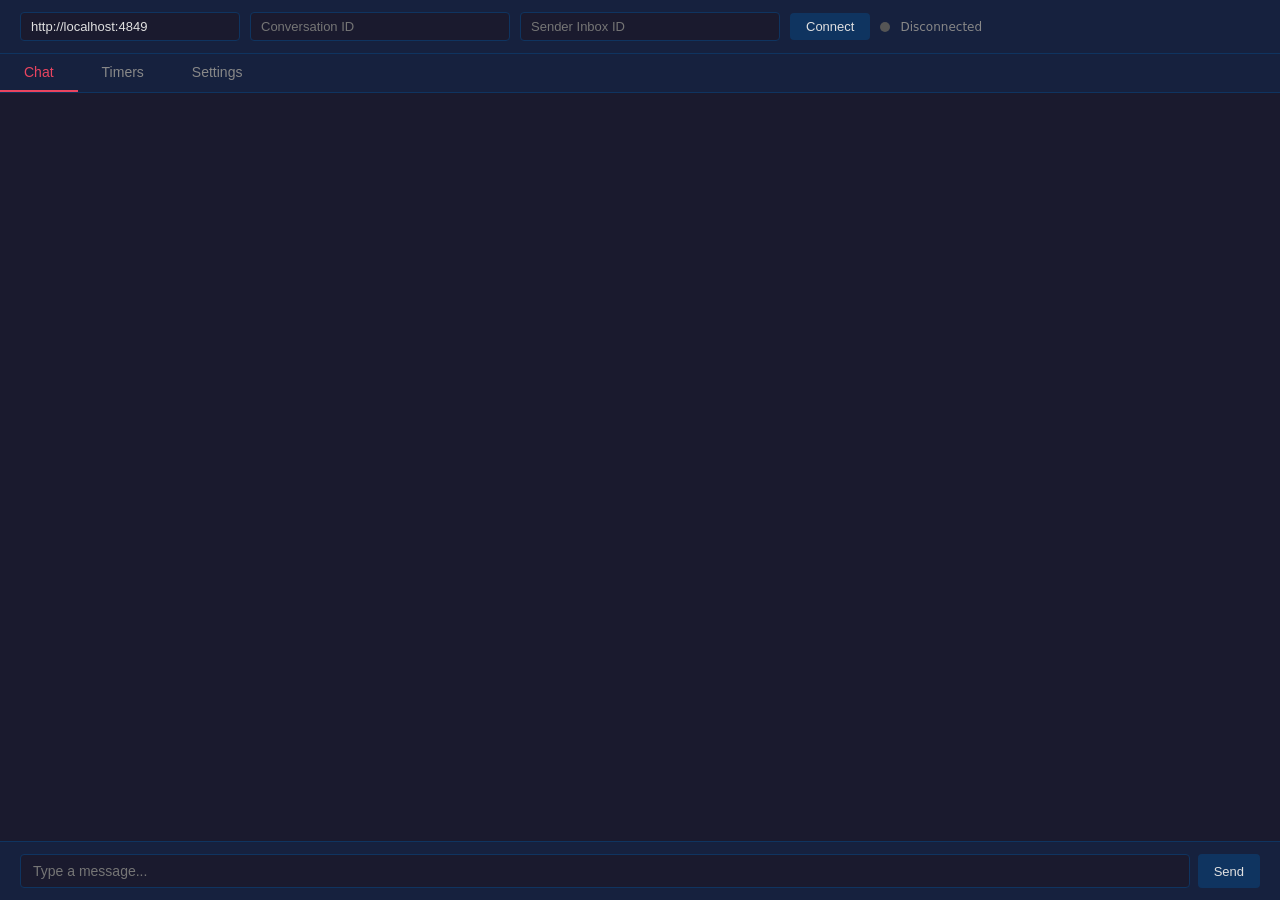
<file: ui/index.html>
<!DOCTYPE html>
<html lang="en">
<head>
  <meta charset="UTF-8">
  <meta name="viewport" content="width=device-width, initial-scale=1.0">
  <title>gpette</title>
  <link rel="stylesheet" href="css/styles.css">
</head>
<body>

  <!-- Connection panel -->
  <div class="connection-panel">
    <input id="serverUrl" type="text" placeholder="Server URL" value="http://localhost:4849">
    <input id="conversationId" type="text" placeholder="Conversation ID" value="">
    <input id="senderInboxId" type="text" placeholder="Sender Inbox ID" value="">
    <button class="btn" id="connectBtn" onclick="toggleConnection()">Connect</button>
    <div class="status-dot" id="statusDot"></div>
    <span class="status-text" id="statusText">Disconnected</span>
  </div>

  <!-- Auth banner -->
  <div class="auth-banner" id="authBanner">
    Inbox not let in yet. With the password gate, send the password (<code>[gate] password</code> in gpette.toml) first.
  </div>

  <!-- Tabs -->
  <div class="tabs">
    <button class="tab-btn active" onclick="switchTab('chat')">Chat</button>
    <button class="tab-btn" onclick="switchTab('timers')">Timers</button>
    <button class="tab-btn" onclick="switchTab('settings')">Settings</button>
  </div>

  <!-- Chat tab -->
  <div class="tab-content active" id="tab-chat">
    <div class="messages" id="messages"></div>
    <div class="input-bar">
      <input id="msgInput" type="text" placeholder="Type a message..." onkeydown="if(event.key==='Enter')sendMessage()">
      <button class="btn" onclick="sendMessage()">Send</button>
    </div>
  </div>

  <!-- Timers tab -->
  <div class="tab-content" id="tab-timers">
    <div class="timers-panel">
      <div class="timers-header">
        <h2>Active Timers</h2>
        <button class="btn btn-small" onclick="loadTimers()">Refresh</button>
      </div>
      <div class="timers-list" id="timersList">
        <p class="timers-empty">Connect to a conversation to see timers.</p>
      </div>
    </div>
  </div>

  <!-- Settings tab -->
  <div class="tab-content" id="tab-settings">
    <div class="settings-panel">
      <h2>Runtime Configuration</h2>
      <div class="settings-grid" id="settingsGrid">
        <!-- populated by JS -->
      </div>
      <div class="settings-footer">
        <button class="btn" onclick="saveSettings()">Save</button>
        <span class="save-status" id="saveStatus"></span>
      </div>
      <p class="settings-note">Settings are saved to config_overrides.json in the data folder and persist across restarts.</p>
    </div>
  </div>

  <script src="https://cdn.socket.io/4.7.5/socket.io.min.js"></script>
  <script src="js/app.js"></script>
</body>
</html>
</file>
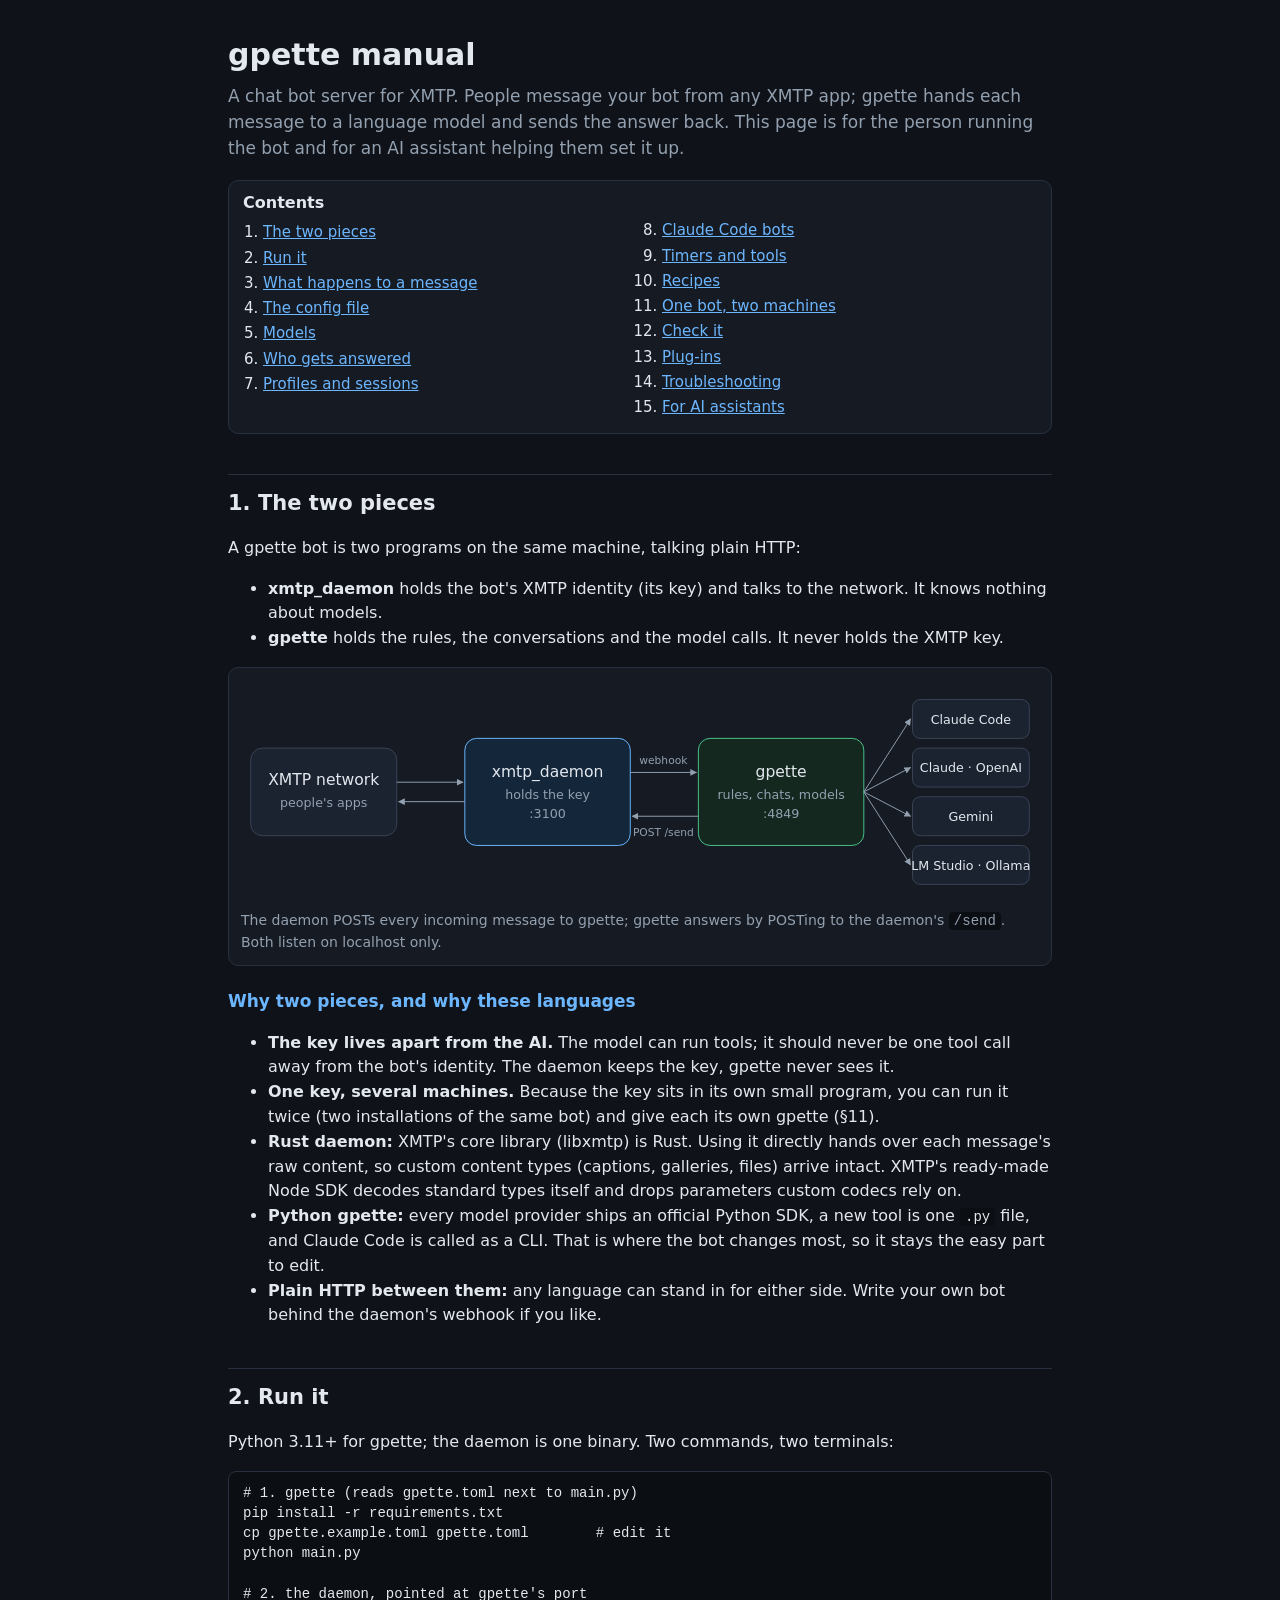
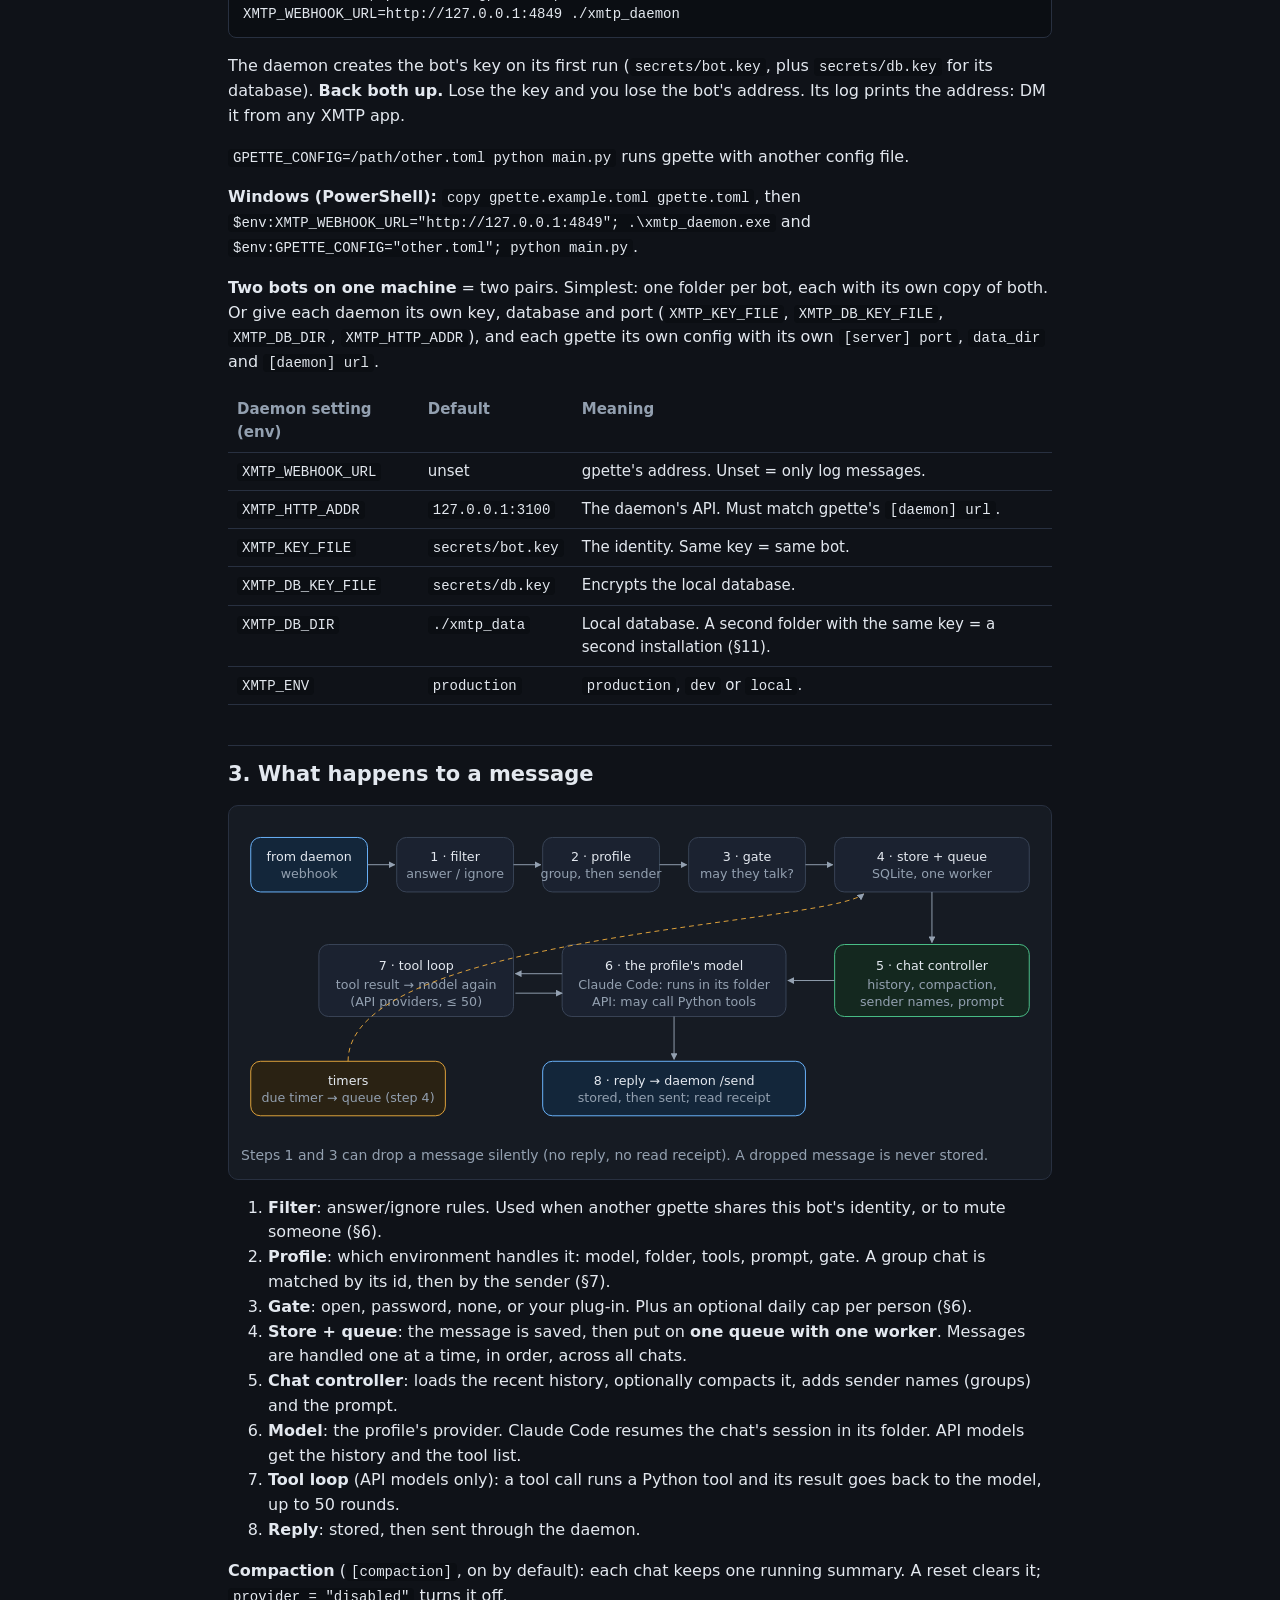
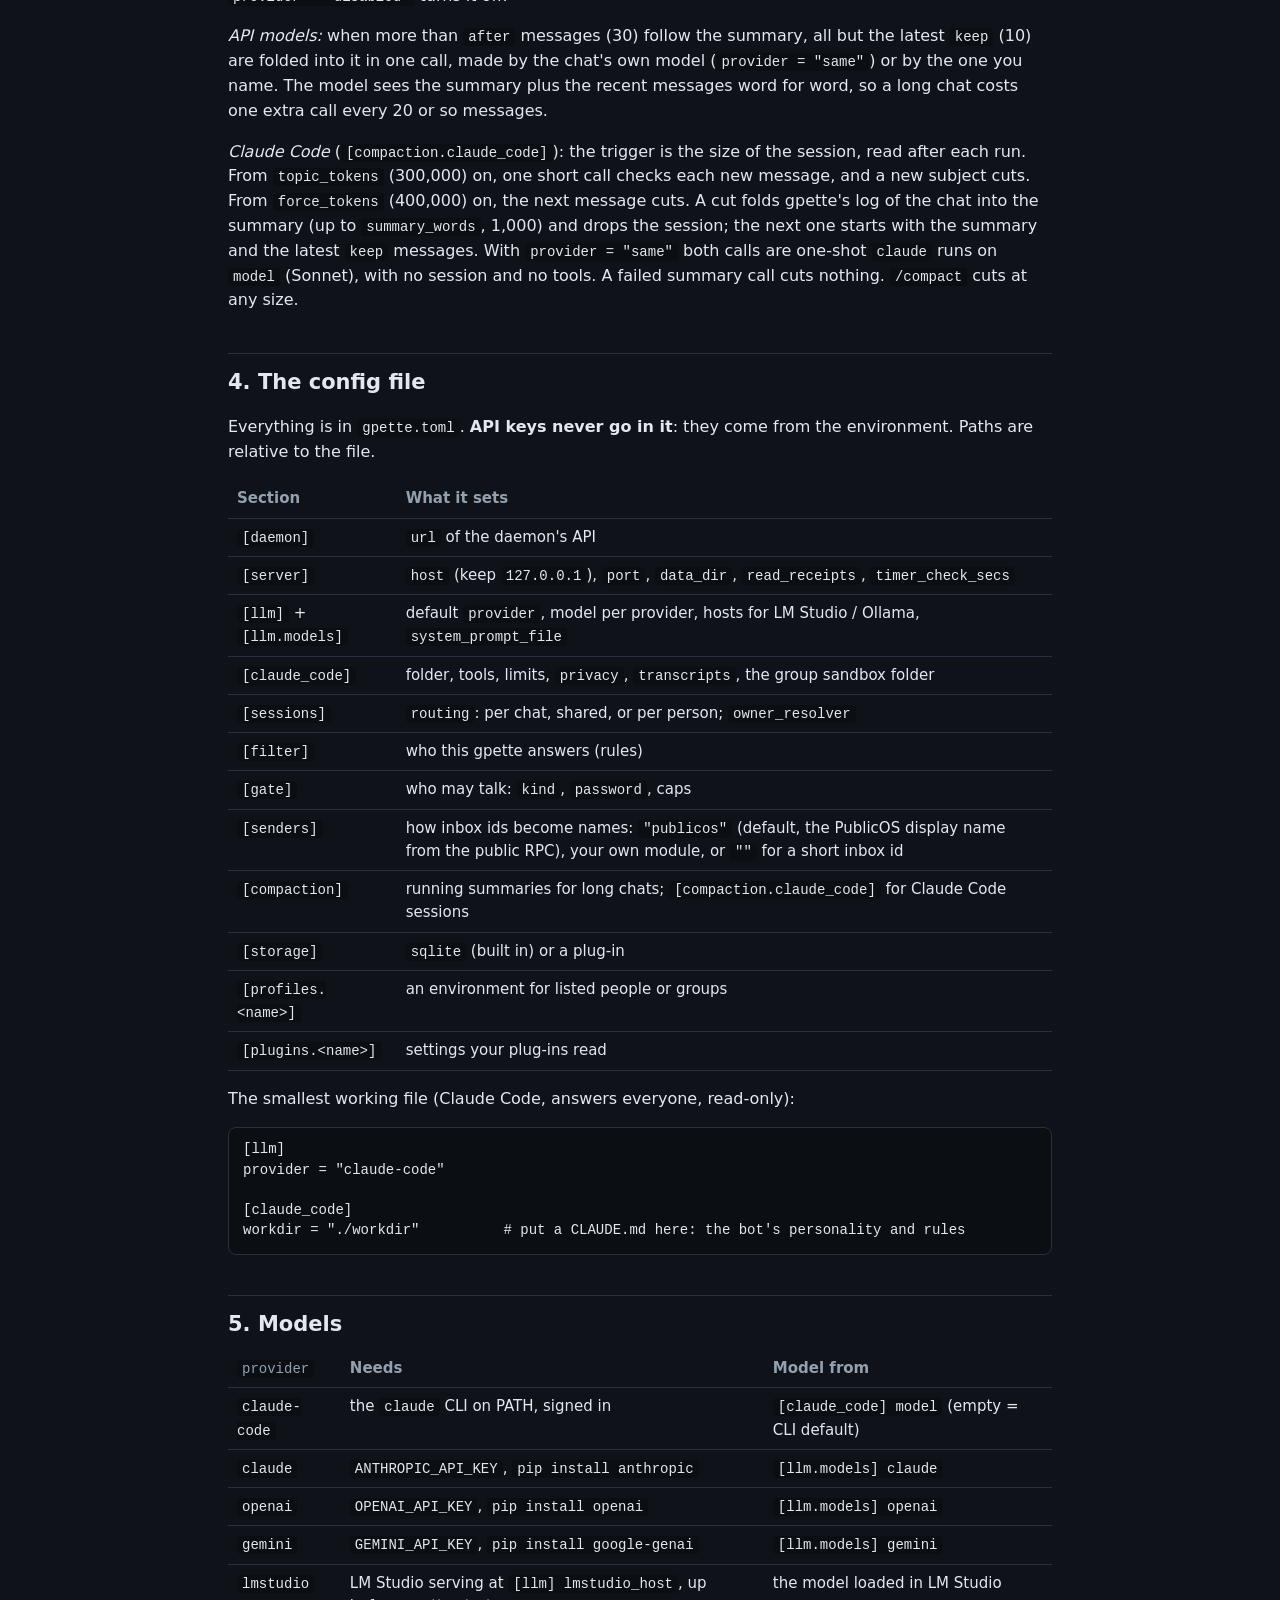
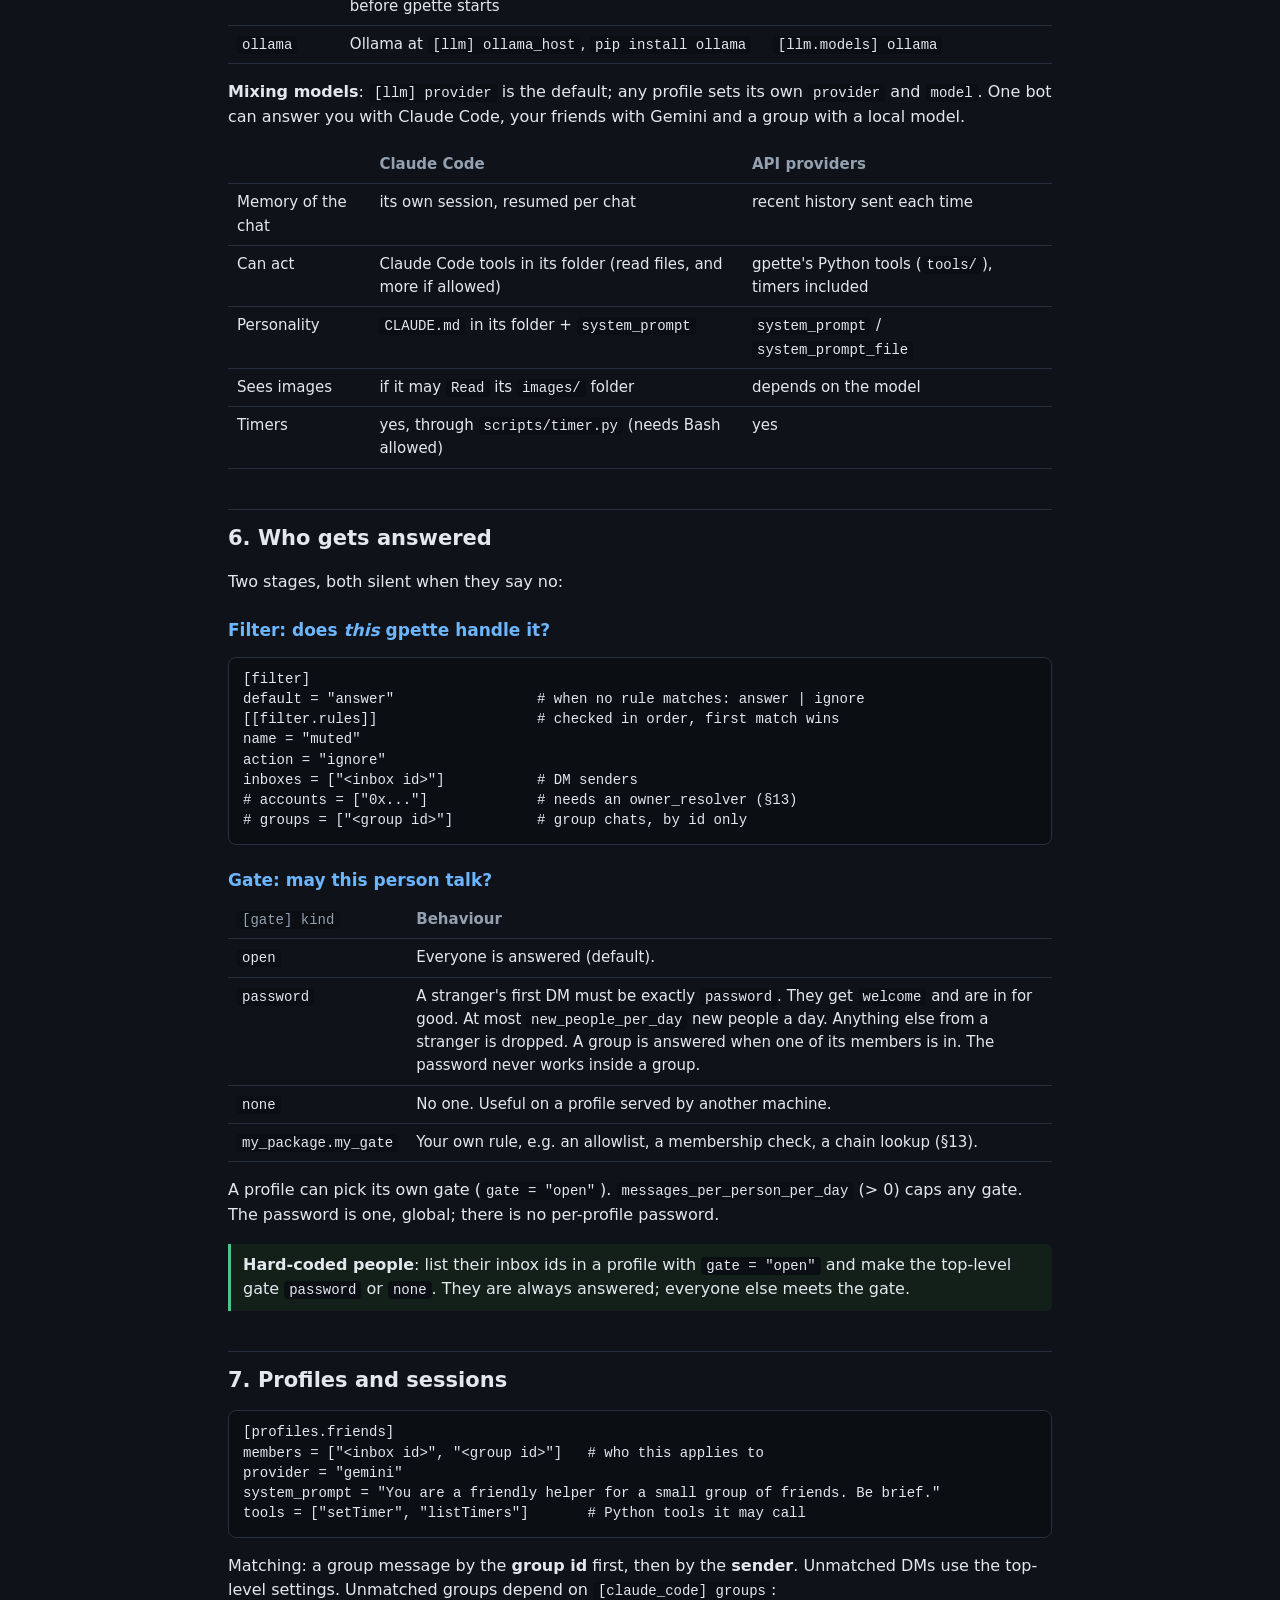
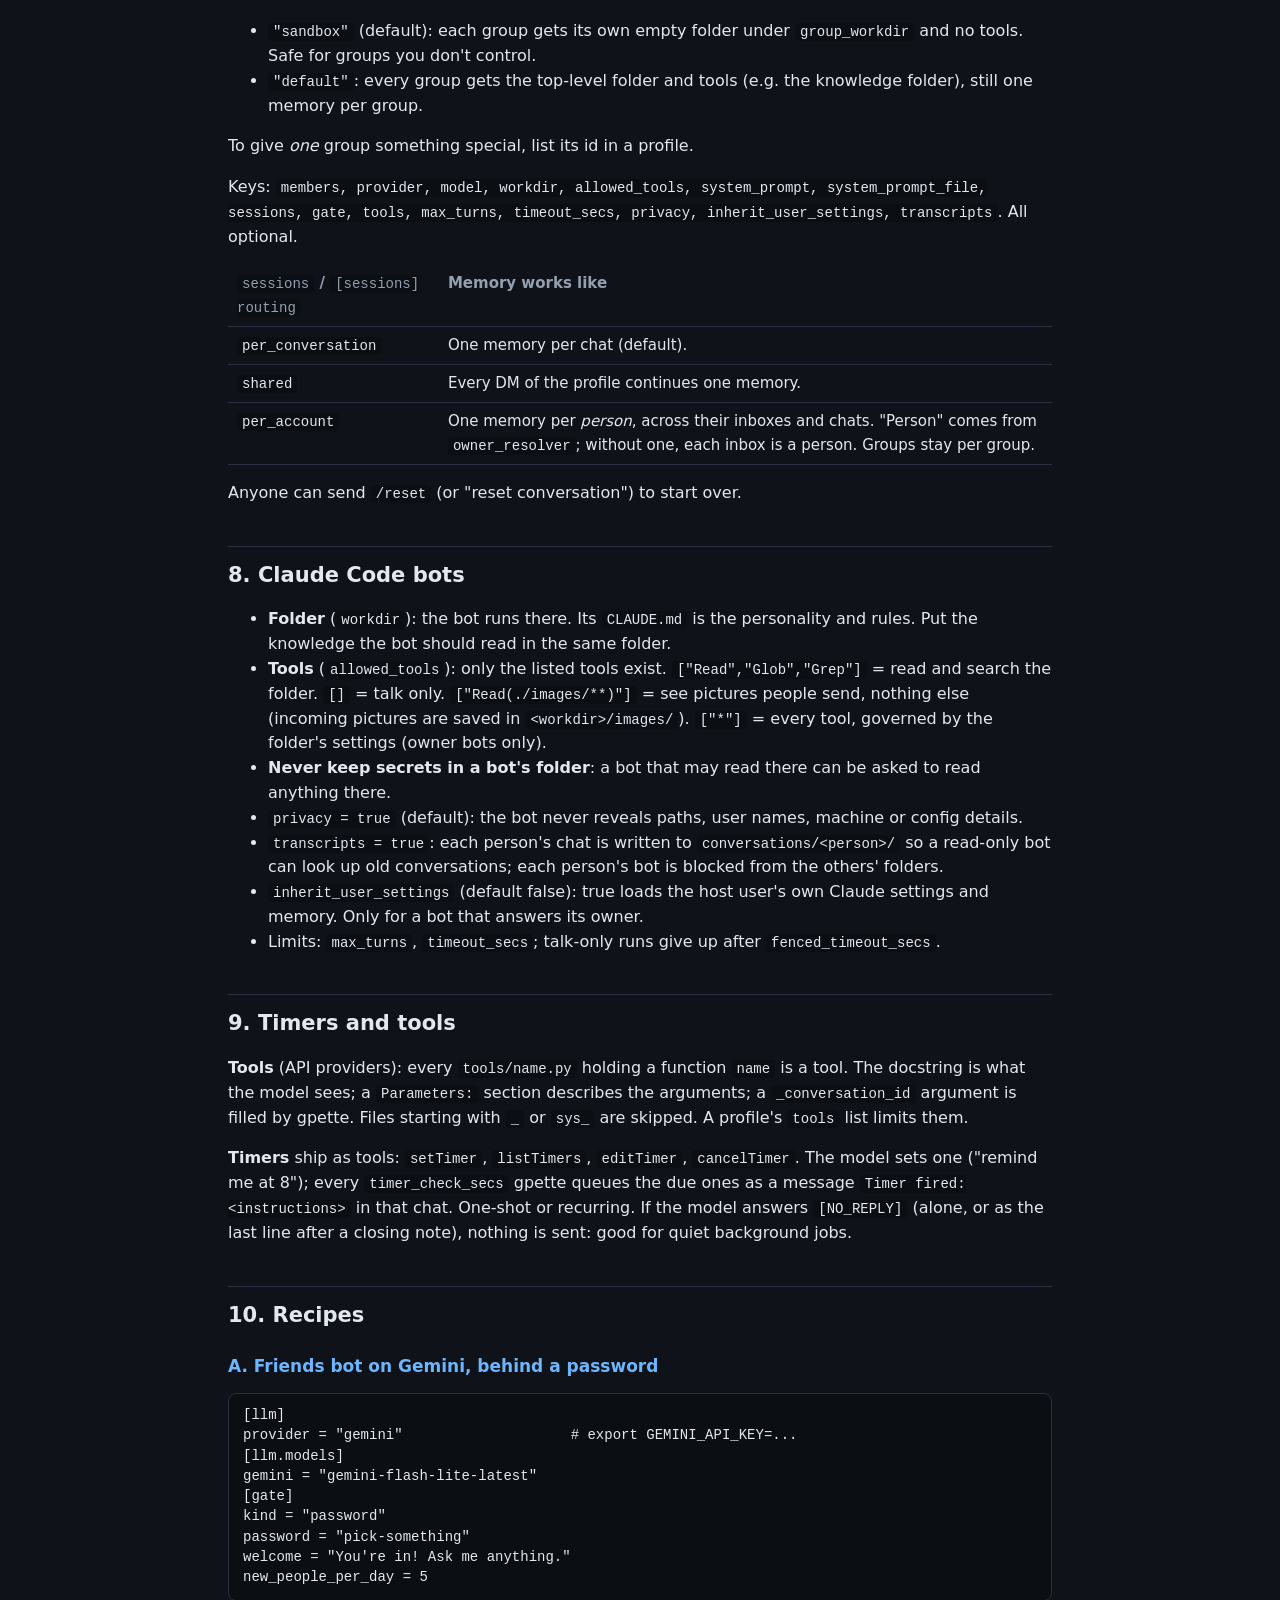
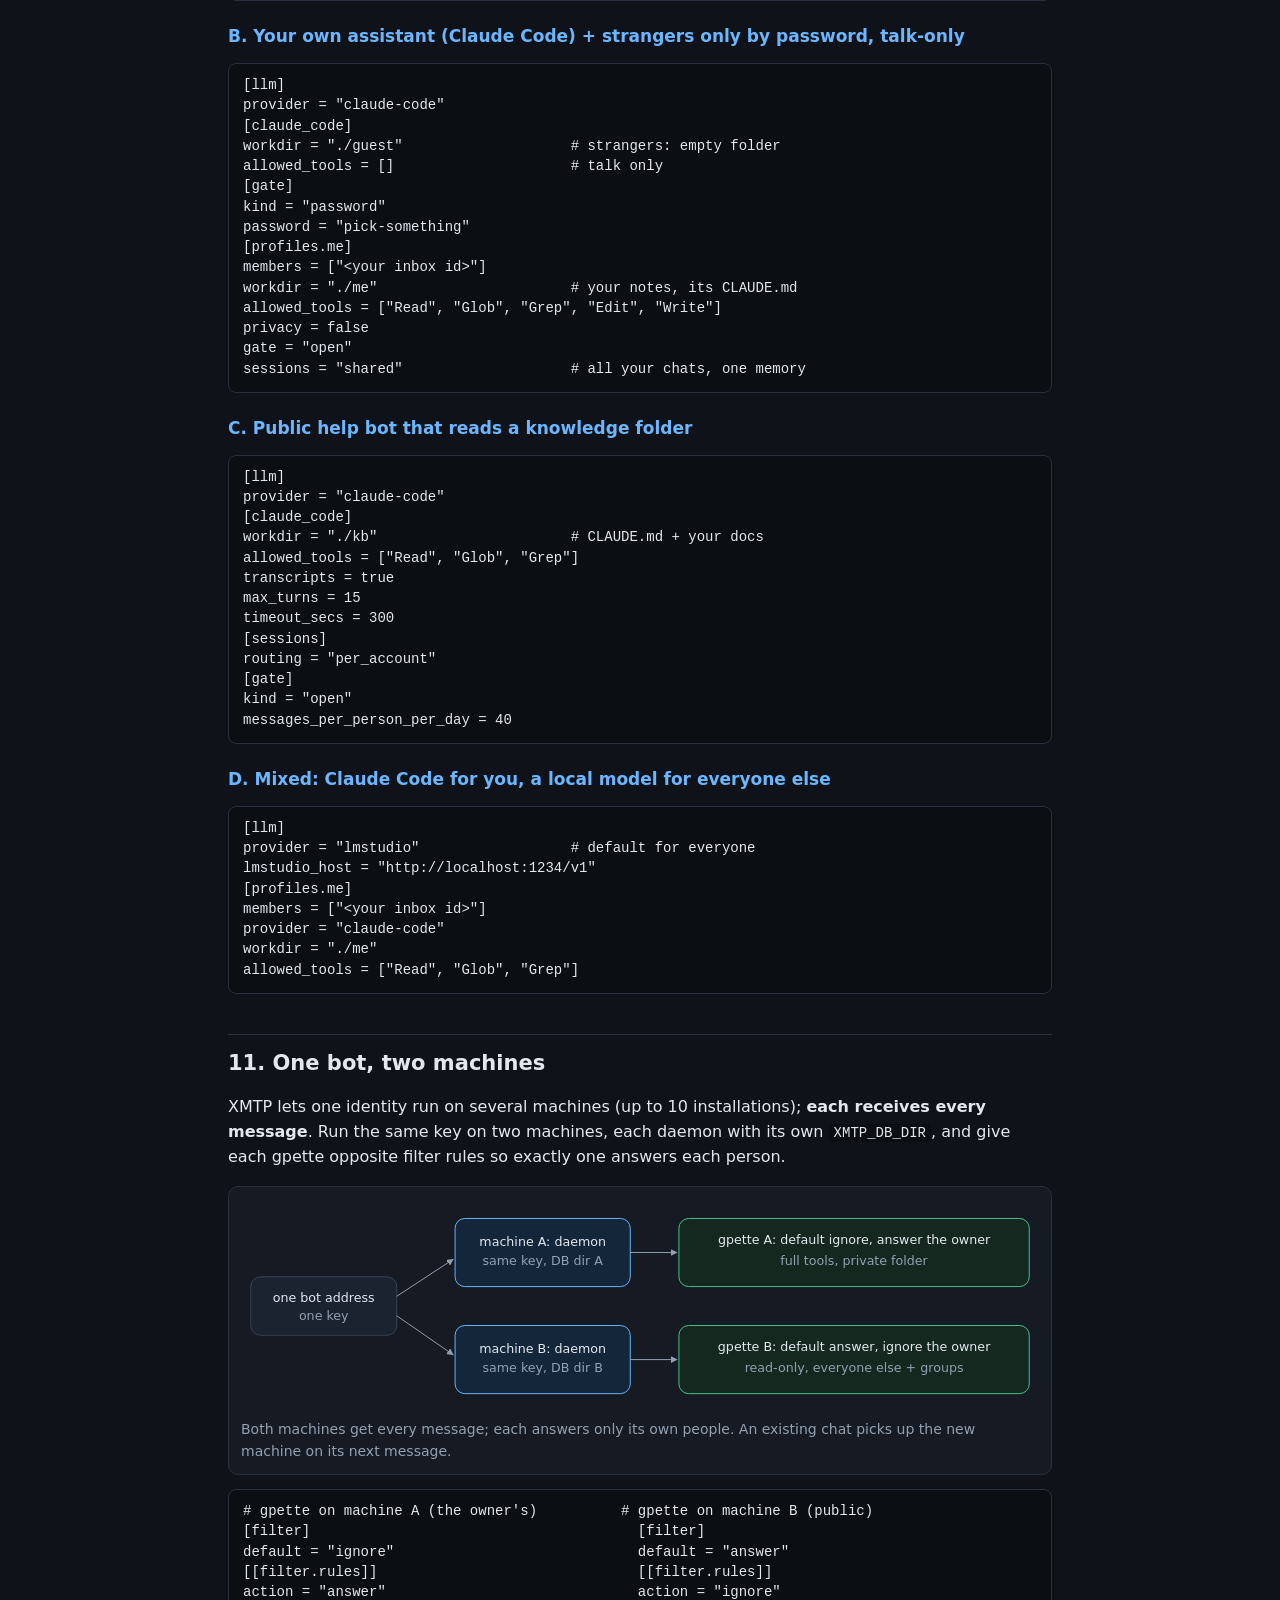
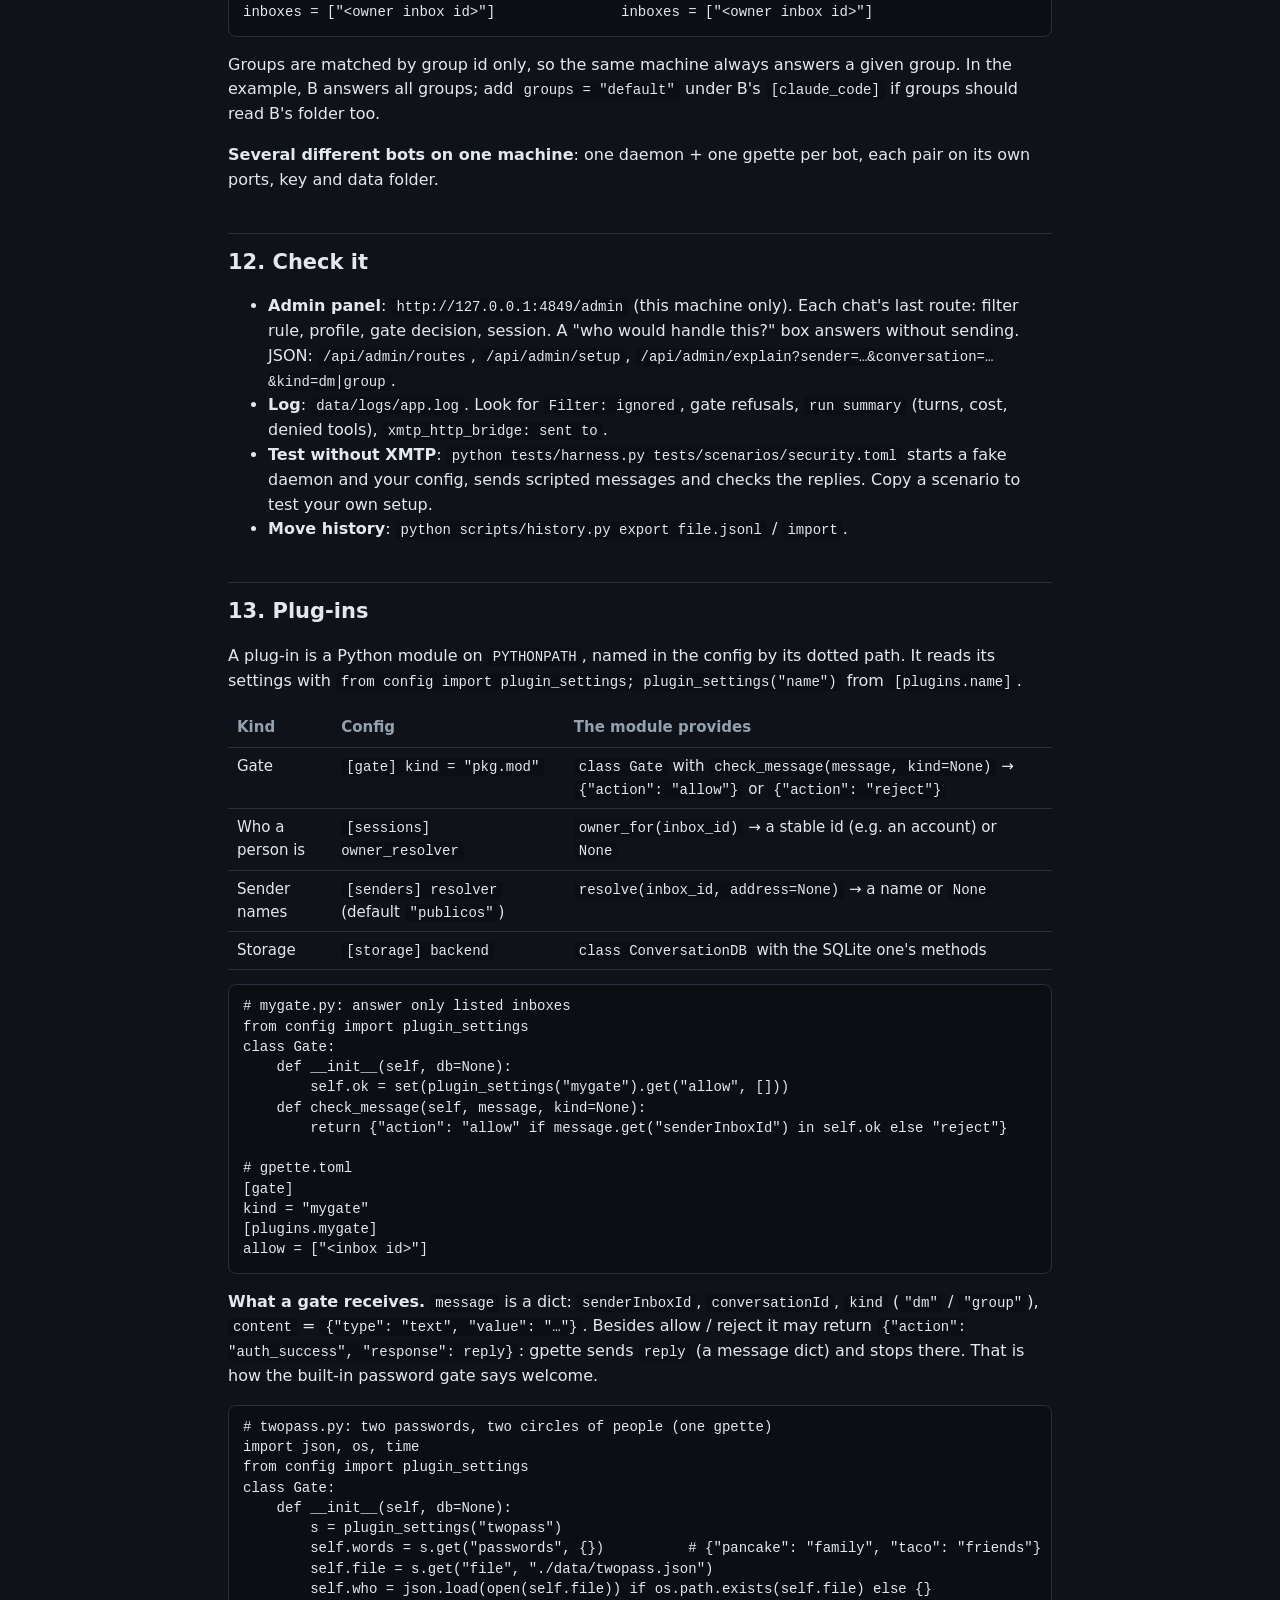
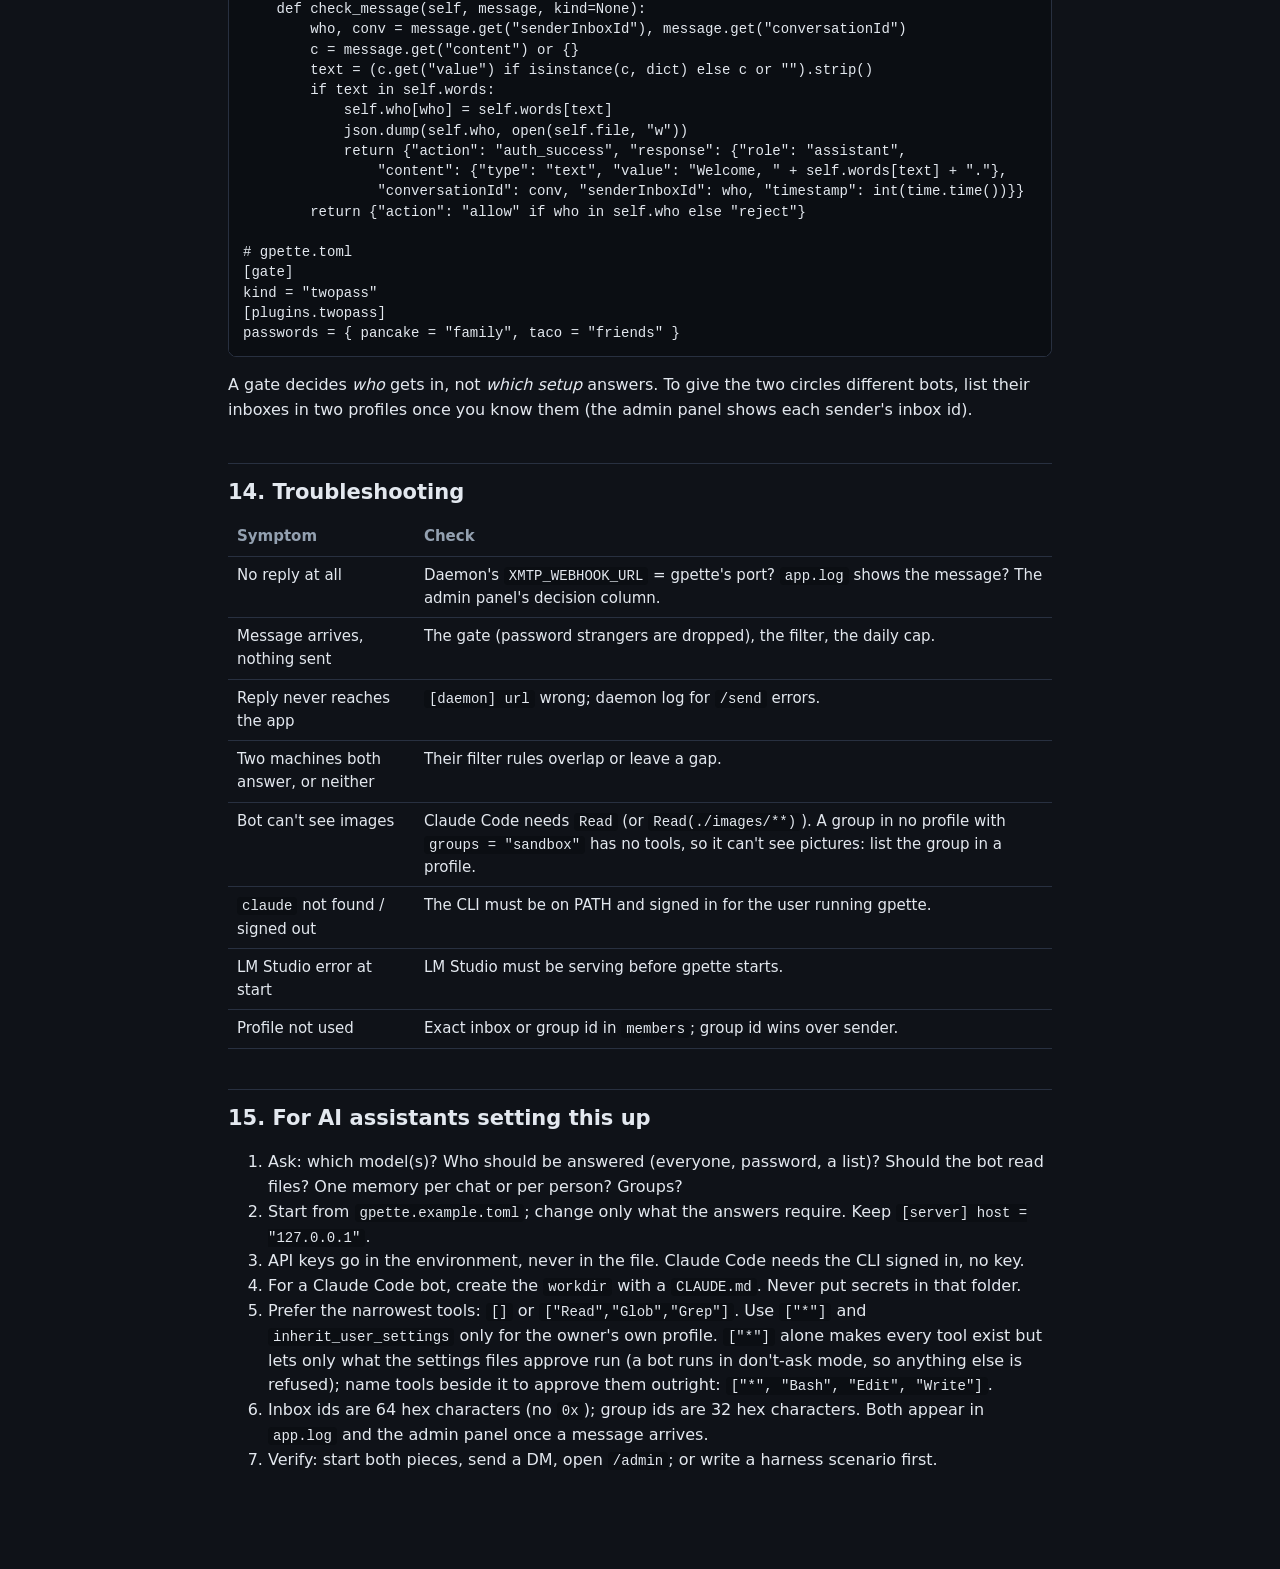
<file: docs/manual.html>
<!doctype html>
<html lang="en">
<head>
<meta charset="utf-8">
<meta name="viewport" content="width=device-width, initial-scale=1">
<title>gpette manual</title>
<style>
  :root { --bg:#0f1218; --panel:#161b23; --line:#283040; --text:#e3e8ef; --dim:#93a0b0; --acc:#6cb6ff; --ok:#4cc38a; --warn:#e3a53c; --code:#0b0e13; }
  * { box-sizing: border-box; }
  body { margin:0; background:var(--bg); color:var(--text); font:16px/1.55 system-ui,-apple-system,"Segoe UI",sans-serif; }
  main { max-width: 860px; margin: 0 auto; padding: 24px 18px 80px; }
  h1 { font-size: 30px; margin: 8px 0 4px; }
  h2 { font-size: 21px; margin: 40px 0 10px; padding-top: 12px; border-top: 1px solid var(--line); }
  h3 { font-size: 17px; margin: 22px 0 6px; color: var(--acc); }
  p, li { color: var(--text); }
  .lead { color: var(--dim); font-size: 17px; margin-top: 0; }
  a { color: var(--acc); }
  code { font: 14px ui-monospace, Consolas, monospace; background: var(--code); padding: 1px 5px; border-radius: 4px; }
  pre { background: var(--code); border: 1px solid var(--line); border-radius: 8px; padding: 12px 14px; overflow-x: auto; font: 13.5px/1.5 ui-monospace, Consolas, monospace; }
  pre code { background: none; padding: 0; }
  table { width: 100%; border-collapse: collapse; margin: 8px 0 14px; font-size: 15px; }
  th, td { text-align: left; vertical-align: top; padding: 7px 9px; border-bottom: 1px solid var(--line); }
  th { color: var(--dim); font-weight: 600; }
  .note { border-left: 3px solid var(--warn); background: #1d1a12; padding: 9px 12px; border-radius: 0 6px 6px 0; margin: 12px 0; }
  .tip { border-left: 3px solid var(--ok); background: #122019; padding: 9px 12px; border-radius: 0 6px 6px 0; margin: 12px 0; }
  nav { background: var(--panel); border: 1px solid var(--line); border-radius: 10px; padding: 10px 14px; margin: 18px 0; }
  nav ol { margin: 4px 0; padding-left: 20px; columns: 2; column-gap: 24px; }
  nav li { margin: 2px 0; font-size: 15px; }
  figure { margin: 14px 0; background: var(--panel); border: 1px solid var(--line); border-radius: 10px; padding: 12px; }
  figcaption { color: var(--dim); font-size: 14px; margin-top: 6px; }
  svg { width: 100%; height: auto; display: block; }
  svg text { font-family: system-ui, "Segoe UI", sans-serif; }
  @media (max-width: 640px) { nav ol { columns: 1; } body { font-size: 15.5px; } }
</style>
</head>
<body>
<main>

<h1>gpette manual</h1>
<p class="lead">A chat bot server for XMTP. People message your bot from any XMTP app; gpette hands each message to a language model and sends the answer back. This page is for the person running the bot and for an AI assistant helping them set it up.</p>

<nav><b>Contents</b>
<ol>
  <li><a href="#pieces">The two pieces</a></li>
  <li><a href="#run">Run it</a></li>
  <li><a href="#flow">What happens to a message</a></li>
  <li><a href="#config">The config file</a></li>
  <li><a href="#models">Models</a></li>
  <li><a href="#who">Who gets answered</a></li>
  <li><a href="#profiles">Profiles and sessions</a></li>
  <li><a href="#cc">Claude Code bots</a></li>
  <li><a href="#timers">Timers and tools</a></li>
  <li><a href="#recipes">Recipes</a></li>
  <li><a href="#split">One bot, two machines</a></li>
  <li><a href="#check">Check it</a></li>
  <li><a href="#plugins">Plug-ins</a></li>
  <li><a href="#trouble">Troubleshooting</a></li>
  <li><a href="#ai">For AI assistants</a></li>
</ol></nav>

<h2 id="pieces">1. The two pieces</h2>
<p>A gpette bot is two programs on the same machine, talking plain HTTP:</p>
<ul>
  <li><b>xmtp_daemon</b> holds the bot's XMTP identity (its key) and talks to the network. It knows nothing about models.</li>
  <li><b>gpette</b> holds the rules, the conversations and the model calls. It never holds the XMTP key.</li>
</ul>
<figure>
<svg viewBox="0 0 820 230" role="img" aria-label="XMTP network, xmtp_daemon, gpette, models">
  <defs><marker id="a" viewBox="0 0 10 10" refX="9" refY="5" markerWidth="7" markerHeight="7" orient="auto"><path d="M0,0 L10,5 L0,10 z" fill="#93a0b0"/></marker></defs>
  <rect x="10" y="70" width="150" height="90" rx="12" fill="#1b2230" stroke="#3a4558"/>
  <text x="85" y="108" fill="#e3e8ef" font-size="16" text-anchor="middle">XMTP network</text>
  <text x="85" y="130" fill="#93a0b0" font-size="13" text-anchor="middle">people's apps</text>
  <rect x="230" y="60" width="170" height="110" rx="12" fill="#13263a" stroke="#6cb6ff"/>
  <text x="315" y="100" fill="#e3e8ef" font-size="16" text-anchor="middle">xmtp_daemon</text>
  <text x="315" y="122" fill="#93a0b0" font-size="13" text-anchor="middle">holds the key</text>
  <text x="315" y="142" fill="#93a0b0" font-size="13" text-anchor="middle">:3100</text>
  <rect x="470" y="60" width="170" height="110" rx="12" fill="#14281f" stroke="#4cc38a"/>
  <text x="555" y="100" fill="#e3e8ef" font-size="16" text-anchor="middle">gpette</text>
  <text x="555" y="122" fill="#93a0b0" font-size="13" text-anchor="middle">rules, chats, models</text>
  <text x="555" y="142" fill="#93a0b0" font-size="13" text-anchor="middle">:4849</text>
  <rect x="690" y="20" width="120" height="40" rx="8" fill="#1b2230" stroke="#3a4558"/><text x="750" y="45" fill="#e3e8ef" font-size="13" text-anchor="middle">Claude Code</text>
  <rect x="690" y="70" width="120" height="40" rx="8" fill="#1b2230" stroke="#3a4558"/><text x="750" y="95" fill="#e3e8ef" font-size="13" text-anchor="middle">Claude · OpenAI</text>
  <rect x="690" y="120" width="120" height="40" rx="8" fill="#1b2230" stroke="#3a4558"/><text x="750" y="145" fill="#e3e8ef" font-size="13" text-anchor="middle">Gemini</text>
  <rect x="690" y="170" width="120" height="40" rx="8" fill="#1b2230" stroke="#3a4558"/><text x="750" y="195" fill="#e3e8ef" font-size="13" text-anchor="middle">LM Studio · Ollama</text>
  <line x1="160" y1="105" x2="228" y2="105" stroke="#93a0b0" marker-end="url(#a)"/>
  <line x1="230" y1="125" x2="162" y2="125" stroke="#93a0b0" marker-end="url(#a)"/>
  <line x1="400" y1="95" x2="468" y2="95" stroke="#93a0b0" marker-end="url(#a)"/>
  <text x="434" y="86" fill="#93a0b0" font-size="11" text-anchor="middle">webhook</text>
  <line x1="470" y1="140" x2="402" y2="140" stroke="#93a0b0" marker-end="url(#a)"/>
  <text x="434" y="160" fill="#93a0b0" font-size="11" text-anchor="middle">POST /send</text>
  <line x1="640" y1="115" x2="688" y2="40" stroke="#93a0b0" marker-end="url(#a)"/>
  <line x1="640" y1="115" x2="688" y2="90" stroke="#93a0b0" marker-end="url(#a)"/>
  <line x1="640" y1="115" x2="688" y2="140" stroke="#93a0b0" marker-end="url(#a)"/>
  <line x1="640" y1="115" x2="688" y2="190" stroke="#93a0b0" marker-end="url(#a)"/>
</svg>
<figcaption>The daemon POSTs every incoming message to gpette; gpette answers by POSTing to the daemon's <code>/send</code>. Both listen on localhost only.</figcaption>
</figure>

<h3>Why two pieces, and why these languages</h3>
<ul>
  <li><b>The key lives apart from the AI.</b> The model can run tools; it should never be one tool call away from the bot's identity. The daemon keeps the key, gpette never sees it.</li>
  <li><b>One key, several machines.</b> Because the key sits in its own small program, you can run it twice (two installations of the same bot) and give each its own gpette (§11).</li>
  <li><b>Rust daemon:</b> XMTP's core library (libxmtp) is Rust. Using it directly hands over each message's raw content, so custom content types (captions, galleries, files) arrive intact. XMTP's ready-made Node SDK decodes standard types itself and drops parameters custom codecs rely on.</li>
  <li><b>Python gpette:</b> every model provider ships an official Python SDK, a new tool is one <code>.py</code> file, and Claude Code is called as a CLI. That is where the bot changes most, so it stays the easy part to edit.</li>
  <li><b>Plain HTTP between them:</b> any language can stand in for either side. Write your own bot behind the daemon's webhook if you like.</li>
</ul>

<h2 id="run">2. Run it</h2>
<p>Python 3.11+ for gpette; the daemon is one binary. Two commands, two terminals:</p>
<pre><code># 1. gpette (reads gpette.toml next to main.py)
pip install -r requirements.txt
cp gpette.example.toml gpette.toml        # edit it
python main.py

# 2. the daemon, pointed at gpette's port
XMTP_WEBHOOK_URL=http://127.0.0.1:4849 ./xmtp_daemon</code></pre>
<p>The daemon creates the bot's key on its first run (<code>secrets/bot.key</code>, plus <code>secrets/db.key</code> for its database). <b>Back both up.</b> Lose the key and you lose the bot's address. Its log prints the address: DM it from any XMTP app.</p>
<p><code>GPETTE_CONFIG=/path/other.toml python main.py</code> runs gpette with another config file.</p>
<p><b>Windows (PowerShell):</b> <code>copy gpette.example.toml gpette.toml</code>, then <code>$env:XMTP_WEBHOOK_URL="http://127.0.0.1:4849"; .\xmtp_daemon.exe</code> and <code>$env:GPETTE_CONFIG="other.toml"; python main.py</code>.</p>
<p><b>Two bots on one machine</b> = two pairs. Simplest: one folder per bot, each with its own copy of both. Or give each daemon its own key, database and port (<code>XMTP_KEY_FILE</code>, <code>XMTP_DB_KEY_FILE</code>, <code>XMTP_DB_DIR</code>, <code>XMTP_HTTP_ADDR</code>), and each gpette its own config with its own <code>[server] port</code>, <code>data_dir</code> and <code>[daemon] url</code>.</p>

<table>
<tr><th>Daemon setting (env)</th><th>Default</th><th>Meaning</th></tr>
<tr><td><code>XMTP_WEBHOOK_URL</code></td><td>unset</td><td>gpette's address. Unset = only log messages.</td></tr>
<tr><td><code>XMTP_HTTP_ADDR</code></td><td><code>127.0.0.1:3100</code></td><td>The daemon's API. Must match gpette's <code>[daemon] url</code>.</td></tr>
<tr><td><code>XMTP_KEY_FILE</code></td><td><code>secrets/bot.key</code></td><td>The identity. Same key = same bot.</td></tr>
<tr><td><code>XMTP_DB_KEY_FILE</code></td><td><code>secrets/db.key</code></td><td>Encrypts the local database.</td></tr>
<tr><td><code>XMTP_DB_DIR</code></td><td><code>./xmtp_data</code></td><td>Local database. A second folder with the same key = a second installation (§11).</td></tr>
<tr><td><code>XMTP_ENV</code></td><td><code>production</code></td><td><code>production</code>, <code>dev</code> or <code>local</code>.</td></tr>
</table>

<h2 id="flow">3. What happens to a message</h2>
<figure>
<svg viewBox="0 0 820 330" role="img" aria-label="Message pipeline inside gpette">
  <defs><marker id="b" viewBox="0 0 10 10" refX="9" refY="5" markerWidth="7" markerHeight="7" orient="auto"><path d="M0,0 L10,5 L0,10 z" fill="#93a0b0"/></marker></defs>
  <g font-size="13" text-anchor="middle">
    <rect x="10" y="20" width="120" height="56" rx="10" fill="#13263a" stroke="#6cb6ff"/><text x="70" y="44" fill="#e3e8ef">from daemon</text><text x="70" y="62" fill="#93a0b0">webhook</text>
    <rect x="160" y="20" width="120" height="56" rx="10" fill="#1b2230" stroke="#3a4558"/><text x="220" y="44" fill="#e3e8ef">1 · filter</text><text x="220" y="62" fill="#93a0b0">answer / ignore</text>
    <rect x="310" y="20" width="120" height="56" rx="10" fill="#1b2230" stroke="#3a4558"/><text x="370" y="44" fill="#e3e8ef">2 · profile</text><text x="370" y="62" fill="#93a0b0">group, then sender</text>
    <rect x="460" y="20" width="120" height="56" rx="10" fill="#1b2230" stroke="#3a4558"/><text x="520" y="44" fill="#e3e8ef">3 · gate</text><text x="520" y="62" fill="#93a0b0">may they talk?</text>
    <rect x="610" y="20" width="200" height="56" rx="10" fill="#1b2230" stroke="#3a4558"/><text x="710" y="44" fill="#e3e8ef">4 · store + queue</text><text x="710" y="62" fill="#93a0b0">SQLite, one worker</text>
    <rect x="610" y="130" width="200" height="74" rx="10" fill="#14281f" stroke="#4cc38a"/><text x="710" y="156" fill="#e3e8ef">5 · chat controller</text><text x="710" y="176" fill="#93a0b0">history, compaction,</text><text x="710" y="193" fill="#93a0b0">sender names, prompt</text>
    <rect x="330" y="130" width="230" height="74" rx="10" fill="#1b2230" stroke="#3a4558"/><text x="445" y="156" fill="#e3e8ef">6 · the profile's model</text><text x="445" y="176" fill="#93a0b0">Claude Code: runs in its folder</text><text x="445" y="193" fill="#93a0b0">API: may call Python tools</text>
    <rect x="80" y="130" width="200" height="74" rx="10" fill="#1b2230" stroke="#3a4558"/><text x="180" y="156" fill="#e3e8ef">7 · tool loop</text><text x="180" y="176" fill="#93a0b0">tool result → model again</text><text x="180" y="193" fill="#93a0b0">(API providers, ≤ 50)</text>
    <rect x="310" y="250" width="270" height="56" rx="10" fill="#13263a" stroke="#6cb6ff"/><text x="445" y="274" fill="#e3e8ef">8 · reply → daemon /send</text><text x="445" y="292" fill="#93a0b0">stored, then sent; read receipt</text>
    <rect x="10" y="250" width="200" height="56" rx="10" fill="#2a2213" stroke="#e3a53c"/><text x="110" y="274" fill="#e3e8ef">timers</text><text x="110" y="292" fill="#93a0b0">due timer → queue (step 4)</text>
  </g>
  <line x1="130" y1="48" x2="158" y2="48" stroke="#93a0b0" marker-end="url(#b)"/>
  <line x1="280" y1="48" x2="308" y2="48" stroke="#93a0b0" marker-end="url(#b)"/>
  <line x1="430" y1="48" x2="458" y2="48" stroke="#93a0b0" marker-end="url(#b)"/>
  <line x1="580" y1="48" x2="608" y2="48" stroke="#93a0b0" marker-end="url(#b)"/>
  <line x1="710" y1="76" x2="710" y2="128" stroke="#93a0b0" marker-end="url(#b)"/>
  <line x1="610" y1="167" x2="562" y2="167" stroke="#93a0b0" marker-end="url(#b)"/>
  <line x1="330" y1="160" x2="282" y2="160" stroke="#93a0b0" marker-end="url(#b)"/>
  <line x1="282" y1="180" x2="330" y2="180" stroke="#93a0b0" marker-end="url(#b)"/>
  <line x1="445" y1="204" x2="445" y2="248" stroke="#93a0b0" marker-end="url(#b)"/>
  <path d="M110,250 C110,120 600,110 640,78" fill="none" stroke="#e3a53c" stroke-dasharray="5 4" marker-end="url(#b)"/>
</svg>
<figcaption>Steps 1 and 3 can drop a message silently (no reply, no read receipt). A dropped message is never stored.</figcaption>
</figure>
<ol>
  <li><b>Filter</b>: answer/ignore rules. Used when another gpette shares this bot's identity, or to mute someone (§6).</li>
  <li><b>Profile</b>: which environment handles it: model, folder, tools, prompt, gate. A group chat is matched by its id, then by the sender (§7).</li>
  <li><b>Gate</b>: open, password, none, or your plug-in. Plus an optional daily cap per person (§6).</li>
  <li><b>Store + queue</b>: the message is saved, then put on <b>one queue with one worker</b>. Messages are handled one at a time, in order, across all chats.</li>
  <li><b>Chat controller</b>: loads the recent history, optionally compacts it, adds sender names (groups) and the prompt.</li>
  <li><b>Model</b>: the profile's provider. Claude Code resumes the chat's session in its folder. API models get the history and the tool list.</li>
  <li><b>Tool loop</b> (API models only): a tool call runs a Python tool and its result goes back to the model, up to 50 rounds.</li>
  <li><b>Reply</b>: stored, then sent through the daemon.</li>
</ol>
<p><b>Compaction</b> (<code>[compaction]</code>, on by default): each chat keeps one running summary. A reset clears it; <code>provider = "disabled"</code> turns it off.</p>
<p><i>API models:</i> when more than <code>after</code> messages (30) follow the summary, all but the latest <code>keep</code> (10) are folded into it in one call, made by the chat's own model (<code>provider = "same"</code>) or by the one you name. The model sees the summary plus the recent messages word for word, so a long chat costs one extra call every 20 or so messages.</p>
<p><i>Claude Code</i> (<code>[compaction.claude_code]</code>): the trigger is the size of the session, read after each run. From <code>topic_tokens</code> (300,000) on, one short call checks each new message, and a new subject cuts. From <code>force_tokens</code> (400,000) on, the next message cuts. A cut folds gpette's log of the chat into the summary (up to <code>summary_words</code>, 1,000) and drops the session; the next one starts with the summary and the latest <code>keep</code> messages. With <code>provider = "same"</code> both calls are one-shot <code>claude</code> runs on <code>model</code> (Sonnet), with no session and no tools. A failed summary call cuts nothing. <code>/compact</code> cuts at any size.</p>

<h2 id="config">4. The config file</h2>
<p>Everything is in <code>gpette.toml</code>. <b>API keys never go in it</b>: they come from the environment. Paths are relative to the file.</p>
<table>
<tr><th>Section</th><th>What it sets</th></tr>
<tr><td><code>[daemon]</code></td><td><code>url</code> of the daemon's API</td></tr>
<tr><td><code>[server]</code></td><td><code>host</code> (keep <code>127.0.0.1</code>), <code>port</code>, <code>data_dir</code>, <code>read_receipts</code>, <code>timer_check_secs</code></td></tr>
<tr><td><code>[llm]</code> + <code>[llm.models]</code></td><td>default <code>provider</code>, model per provider, hosts for LM Studio / Ollama, <code>system_prompt_file</code></td></tr>
<tr><td><code>[claude_code]</code></td><td>folder, tools, limits, <code>privacy</code>, <code>transcripts</code>, the group sandbox folder</td></tr>
<tr><td><code>[sessions]</code></td><td><code>routing</code>: per chat, shared, or per person; <code>owner_resolver</code></td></tr>
<tr><td><code>[filter]</code></td><td>who this gpette answers (rules)</td></tr>
<tr><td><code>[gate]</code></td><td>who may talk: <code>kind</code>, <code>password</code>, caps</td></tr>
<tr><td><code>[senders]</code></td><td>how inbox ids become names: <code>"publicos"</code> (default, the PublicOS display name from the public RPC), your own module, or <code>""</code> for a short inbox id</td></tr>
<tr><td><code>[compaction]</code></td><td>running summaries for long chats; <code>[compaction.claude_code]</code> for Claude Code sessions</td></tr>
<tr><td><code>[storage]</code></td><td><code>sqlite</code> (built in) or a plug-in</td></tr>
<tr><td><code>[profiles.&lt;name&gt;]</code></td><td>an environment for listed people or groups</td></tr>
<tr><td><code>[plugins.&lt;name&gt;]</code></td><td>settings your plug-ins read</td></tr>
</table>
<p>The smallest working file (Claude Code, answers everyone, read-only):</p>
<pre><code>[llm]
provider = "claude-code"

[claude_code]
workdir = "./workdir"          # put a CLAUDE.md here: the bot's personality and rules</code></pre>

<h2 id="models">5. Models</h2>
<table>
<tr><th><code>provider</code></th><th>Needs</th><th>Model from</th></tr>
<tr><td><code>claude-code</code></td><td>the <code>claude</code> CLI on PATH, signed in</td><td><code>[claude_code] model</code> (empty = CLI default)</td></tr>
<tr><td><code>claude</code></td><td><code>ANTHROPIC_API_KEY</code>, <code>pip install anthropic</code></td><td><code>[llm.models] claude</code></td></tr>
<tr><td><code>openai</code></td><td><code>OPENAI_API_KEY</code>, <code>pip install openai</code></td><td><code>[llm.models] openai</code></td></tr>
<tr><td><code>gemini</code></td><td><code>GEMINI_API_KEY</code>, <code>pip install google-genai</code></td><td><code>[llm.models] gemini</code></td></tr>
<tr><td><code>lmstudio</code></td><td>LM Studio serving at <code>[llm] lmstudio_host</code>, up before gpette starts</td><td>the model loaded in LM Studio</td></tr>
<tr><td><code>ollama</code></td><td>Ollama at <code>[llm] ollama_host</code>, <code>pip install ollama</code></td><td><code>[llm.models] ollama</code></td></tr>
</table>
<p><b>Mixing models</b>: <code>[llm] provider</code> is the default; any profile sets its own <code>provider</code> and <code>model</code>. One bot can answer you with Claude Code, your friends with Gemini and a group with a local model.</p>
<table>
<tr><th></th><th>Claude Code</th><th>API providers</th></tr>
<tr><td>Memory of the chat</td><td>its own session, resumed per chat</td><td>recent history sent each time</td></tr>
<tr><td>Can act</td><td>Claude Code tools in its folder (read files, and more if allowed)</td><td>gpette's Python tools (<code>tools/</code>), timers included</td></tr>
<tr><td>Personality</td><td><code>CLAUDE.md</code> in its folder + <code>system_prompt</code></td><td><code>system_prompt</code> / <code>system_prompt_file</code></td></tr>
<tr><td>Sees images</td><td>if it may <code>Read</code> its <code>images/</code> folder</td><td>depends on the model</td></tr>
<tr><td>Timers</td><td>yes, through <code>scripts/timer.py</code> (needs Bash allowed)</td><td>yes</td></tr>
</table>

<h2 id="who">6. Who gets answered</h2>
<p>Two stages, both silent when they say no:</p>
<h3>Filter: does <i>this</i> gpette handle it?</h3>
<pre><code>[filter]
default = "answer"                 # when no rule matches: answer | ignore
[[filter.rules]]                   # checked in order, first match wins
name = "muted"
action = "ignore"
inboxes = ["&lt;inbox id&gt;"]           # DM senders
# accounts = ["0x..."]             # needs an owner_resolver (§13)
# groups = ["&lt;group id&gt;"]          # group chats, by id only</code></pre>
<h3>Gate: may this person talk?</h3>
<table>
<tr><th><code>[gate] kind</code></th><th>Behaviour</th></tr>
<tr><td><code>open</code></td><td>Everyone is answered (default).</td></tr>
<tr><td><code>password</code></td><td>A stranger's first DM must be exactly <code>password</code>. They get <code>welcome</code> and are in for good. At most <code>new_people_per_day</code> new people a day. Anything else from a stranger is dropped. A group is answered when one of its members is in. The password never works inside a group.</td></tr>
<tr><td><code>none</code></td><td>No one. Useful on a profile served by another machine.</td></tr>
<tr><td><code>my_package.my_gate</code></td><td>Your own rule, e.g. an allowlist, a membership check, a chain lookup (§13).</td></tr>
</table>
<p>A profile can pick its own gate (<code>gate = "open"</code>). <code>messages_per_person_per_day</code> (> 0) caps any gate. The password is one, global; there is no per-profile password.</p>
<div class="tip"><b>Hard-coded people</b>: list their inbox ids in a profile with <code>gate = "open"</code> and make the top-level gate <code>password</code> or <code>none</code>. They are always answered; everyone else meets the gate.</div>

<h2 id="profiles">7. Profiles and sessions</h2>
<pre><code>[profiles.friends]
members = ["&lt;inbox id&gt;", "&lt;group id&gt;"]   # who this applies to
provider = "gemini"
system_prompt = "You are a friendly helper for a small group of friends. Be brief."
tools = ["setTimer", "listTimers"]       # Python tools it may call</code></pre>
<p>Matching: a group message by the <b>group id</b> first, then by the <b>sender</b>. Unmatched DMs use the top-level settings. Unmatched groups depend on <code>[claude_code] groups</code>:</p>
<ul>
  <li><code>"sandbox"</code> (default): each group gets its own empty folder under <code>group_workdir</code> and no tools. Safe for groups you don't control.</li>
  <li><code>"default"</code>: every group gets the top-level folder and tools (e.g. the knowledge folder), still one memory per group.</li>
</ul>
<p>To give <i>one</i> group something special, list its id in a profile.</p>
<p>Keys: <code>members, provider, model, workdir, allowed_tools, system_prompt, system_prompt_file, sessions, gate, tools, max_turns, timeout_secs, privacy, inherit_user_settings, transcripts</code>. All optional.</p>
<table>
<tr><th><code>sessions</code> / <code>[sessions] routing</code></th><th>Memory works like</th></tr>
<tr><td><code>per_conversation</code></td><td>One memory per chat (default).</td></tr>
<tr><td><code>shared</code></td><td>Every DM of the profile continues one memory.</td></tr>
<tr><td><code>per_account</code></td><td>One memory per <i>person</i>, across their inboxes and chats. "Person" comes from <code>owner_resolver</code>; without one, each inbox is a person. Groups stay per group.</td></tr>
</table>
<p>Anyone can send <code>/reset</code> (or "reset conversation") to start over.</p>

<h2 id="cc">8. Claude Code bots</h2>
<ul>
  <li><b>Folder</b> (<code>workdir</code>): the bot runs there. Its <code>CLAUDE.md</code> is the personality and rules. Put the knowledge the bot should read in the same folder.</li>
  <li><b>Tools</b> (<code>allowed_tools</code>): only the listed tools exist. <code>["Read","Glob","Grep"]</code> = read and search the folder. <code>[]</code> = talk only. <code>["Read(./images/**)"]</code> = see pictures people send, nothing else (incoming pictures are saved in <code>&lt;workdir&gt;/images/</code>). <code>["*"]</code> = every tool, governed by the folder's settings (owner bots only).</li>
  <li><b>Never keep secrets in a bot's folder</b>: a bot that may read there can be asked to read anything there.</li>
  <li><b><code>privacy = true</code></b> (default): the bot never reveals paths, user names, machine or config details.</li>
  <li><b><code>transcripts = true</code></b>: each person's chat is written to <code>conversations/&lt;person&gt;/</code> so a read-only bot can look up old conversations; each person's bot is blocked from the others' folders.</li>
  <li><b><code>inherit_user_settings</code></b> (default false): true loads the host user's own Claude settings and memory. Only for a bot that answers its owner.</li>
  <li>Limits: <code>max_turns</code>, <code>timeout_secs</code>; talk-only runs give up after <code>fenced_timeout_secs</code>.</li>
</ul>

<h2 id="timers">9. Timers and tools</h2>
<p><b>Tools</b> (API providers): every <code>tools/name.py</code> holding a function <code>name</code> is a tool. The docstring is what the model sees; a <code>Parameters:</code> section describes the arguments; a <code>_conversation_id</code> argument is filled by gpette. Files starting with <code>_</code> or <code>sys_</code> are skipped. A profile's <code>tools</code> list limits them.</p>
<p><b>Timers</b> ship as tools: <code>setTimer</code>, <code>listTimers</code>, <code>editTimer</code>, <code>cancelTimer</code>. The model sets one ("remind me at 8"); every <code>timer_check_secs</code> gpette queues the due ones as a message <code>Timer fired: &lt;instructions&gt;</code> in that chat. One-shot or recurring. If the model answers <code>[NO_REPLY]</code> (alone, or as the last line after a closing note), nothing is sent: good for quiet background jobs.</p>

<h2 id="recipes">10. Recipes</h2>
<h3>A. Friends bot on Gemini, behind a password</h3>
<pre><code>[llm]
provider = "gemini"                    # export GEMINI_API_KEY=...
[llm.models]
gemini = "gemini-flash-lite-latest"
[gate]
kind = "password"
password = "pick-something"
welcome = "You're in! Ask me anything."
new_people_per_day = 5</code></pre>

<h3>B. Your own assistant (Claude Code) + strangers only by password, talk-only</h3>
<pre><code>[llm]
provider = "claude-code"
[claude_code]
workdir = "./guest"                    # strangers: empty folder
allowed_tools = []                     # talk only
[gate]
kind = "password"
password = "pick-something"
[profiles.me]
members = ["&lt;your inbox id&gt;"]
workdir = "./me"                       # your notes, its CLAUDE.md
allowed_tools = ["Read", "Glob", "Grep", "Edit", "Write"]
privacy = false
gate = "open"
sessions = "shared"                    # all your chats, one memory</code></pre>

<h3>C. Public help bot that reads a knowledge folder</h3>
<pre><code>[llm]
provider = "claude-code"
[claude_code]
workdir = "./kb"                       # CLAUDE.md + your docs
allowed_tools = ["Read", "Glob", "Grep"]
transcripts = true
max_turns = 15
timeout_secs = 300
[sessions]
routing = "per_account"
[gate]
kind = "open"
messages_per_person_per_day = 40</code></pre>

<h3>D. Mixed: Claude Code for you, a local model for everyone else</h3>
<pre><code>[llm]
provider = "lmstudio"                  # default for everyone
lmstudio_host = "http://localhost:1234/v1"
[profiles.me]
members = ["&lt;your inbox id&gt;"]
provider = "claude-code"
workdir = "./me"
allowed_tools = ["Read", "Glob", "Grep"]</code></pre>

<h2 id="split">11. One bot, two machines</h2>
<p>XMTP lets one identity run on several machines (up to 10 installations); <b>each receives every message</b>. Run the same key on two machines, each daemon with its own <code>XMTP_DB_DIR</code>, and give each gpette opposite filter rules so exactly one answers each person.</p>
<figure>
<svg viewBox="0 0 820 220" role="img" aria-label="One identity, two installations, opposite filters">
  <defs><marker id="c" viewBox="0 0 10 10" refX="9" refY="5" markerWidth="7" markerHeight="7" orient="auto"><path d="M0,0 L10,5 L0,10 z" fill="#93a0b0"/></marker></defs>
  <g font-size="13" text-anchor="middle">
    <rect x="10" y="80" width="150" height="60" rx="10" fill="#1b2230" stroke="#3a4558"/><text x="85" y="106" fill="#e3e8ef">one bot address</text><text x="85" y="124" fill="#93a0b0">one key</text>
    <rect x="220" y="20" width="180" height="70" rx="10" fill="#13263a" stroke="#6cb6ff"/><text x="310" y="48" fill="#e3e8ef">machine A: daemon</text><text x="310" y="68" fill="#93a0b0">same key, DB dir A</text>
    <rect x="220" y="130" width="180" height="70" rx="10" fill="#13263a" stroke="#6cb6ff"/><text x="310" y="158" fill="#e3e8ef">machine B: daemon</text><text x="310" y="178" fill="#93a0b0">same key, DB dir B</text>
    <rect x="450" y="20" width="360" height="70" rx="10" fill="#14281f" stroke="#4cc38a"/><text x="630" y="46" fill="#e3e8ef">gpette A: default ignore, answer the owner</text><text x="630" y="68" fill="#93a0b0">full tools, private folder</text>
    <rect x="450" y="130" width="360" height="70" rx="10" fill="#14281f" stroke="#4cc38a"/><text x="630" y="156" fill="#e3e8ef">gpette B: default answer, ignore the owner</text><text x="630" y="178" fill="#93a0b0">read-only, everyone else + groups</text>
  </g>
  <line x1="160" y1="100" x2="218" y2="62" stroke="#93a0b0" marker-end="url(#c)"/>
  <line x1="160" y1="120" x2="218" y2="160" stroke="#93a0b0" marker-end="url(#c)"/>
  <line x1="400" y1="55" x2="448" y2="55" stroke="#93a0b0" marker-end="url(#c)"/>
  <line x1="400" y1="165" x2="448" y2="165" stroke="#93a0b0" marker-end="url(#c)"/>
</svg>
<figcaption>Both machines get every message; each answers only its own people. An existing chat picks up the new machine on its next message.</figcaption>
</figure>
<pre><code># gpette on machine A (the owner's)          # gpette on machine B (public)
[filter]                                       [filter]
default = "ignore"                             default = "answer"
[[filter.rules]]                               [[filter.rules]]
action = "answer"                              action = "ignore"
inboxes = ["&lt;owner inbox id&gt;"]               inboxes = ["&lt;owner inbox id&gt;"]</code></pre>
<p>Groups are matched by group id only, so the same machine always answers a given group. In the example, B answers all groups; add <code>groups = "default"</code> under B's <code>[claude_code]</code> if groups should read B's folder too.</p>
<p><b>Several different bots on one machine</b>: one daemon + one gpette per bot, each pair on its own ports, key and data folder.</p>

<h2 id="check">12. Check it</h2>
<ul>
  <li><b>Admin panel</b>: <code>http://127.0.0.1:4849/admin</code> (this machine only). Each chat's last route: filter rule, profile, gate decision, session. A "who would handle this?" box answers without sending. JSON: <code>/api/admin/routes</code>, <code>/api/admin/setup</code>, <code>/api/admin/explain?sender=…&amp;conversation=…&amp;kind=dm|group</code>.</li>
  <li><b>Log</b>: <code>data/logs/app.log</code>. Look for <code>Filter: ignored</code>, gate refusals, <code>run summary</code> (turns, cost, denied tools), <code>xmtp_http_bridge: sent to</code>.</li>
  <li><b>Test without XMTP</b>: <code>python tests/harness.py tests/scenarios/security.toml</code> starts a fake daemon and your config, sends scripted messages and checks the replies. Copy a scenario to test your own setup.</li>
  <li><b>Move history</b>: <code>python scripts/history.py export file.jsonl</code> / <code>import</code>.</li>
</ul>

<h2 id="plugins">13. Plug-ins</h2>
<p>A plug-in is a Python module on <code>PYTHONPATH</code>, named in the config by its dotted path. It reads its settings with <code>from config import plugin_settings; plugin_settings("name")</code> from <code>[plugins.name]</code>.</p>
<table>
<tr><th>Kind</th><th>Config</th><th>The module provides</th></tr>
<tr><td>Gate</td><td><code>[gate] kind = "pkg.mod"</code></td><td><code>class Gate</code> with <code>check_message(message, kind=None)</code> → <code>{"action": "allow"}</code> or <code>{"action": "reject"}</code></td></tr>
<tr><td>Who a person is</td><td><code>[sessions] owner_resolver</code></td><td><code>owner_for(inbox_id)</code> → a stable id (e.g. an account) or <code>None</code></td></tr>
<tr><td>Sender names</td><td><code>[senders] resolver</code> (default <code>"publicos"</code>)</td><td><code>resolve(inbox_id, address=None)</code> → a name or <code>None</code></td></tr>
<tr><td>Storage</td><td><code>[storage] backend</code></td><td><code>class ConversationDB</code> with the SQLite one's methods</td></tr>
</table>
<pre><code># mygate.py: answer only listed inboxes
from config import plugin_settings
class Gate:
    def __init__(self, db=None):
        self.ok = set(plugin_settings("mygate").get("allow", []))
    def check_message(self, message, kind=None):
        return {"action": "allow" if message.get("senderInboxId") in self.ok else "reject"}

# gpette.toml
[gate]
kind = "mygate"
[plugins.mygate]
allow = ["&lt;inbox id&gt;"]</code></pre>
<p><b>What a gate receives.</b> <code>message</code> is a dict: <code>senderInboxId</code>, <code>conversationId</code>, <code>kind</code> (<code>"dm"</code> / <code>"group"</code>), <code>content</code> = <code>{"type": "text", "value": "…"}</code>. Besides allow / reject it may return <code>{"action": "auth_success", "response": reply}</code>: gpette sends <code>reply</code> (a message dict) and stops there. That is how the built-in password gate says welcome.</p>
<pre><code># twopass.py: two passwords, two circles of people (one gpette)
import json, os, time
from config import plugin_settings
class Gate:
    def __init__(self, db=None):
        s = plugin_settings("twopass")
        self.words = s.get("passwords", {})          # {"pancake": "family", "taco": "friends"}
        self.file = s.get("file", "./data/twopass.json")
        self.who = json.load(open(self.file)) if os.path.exists(self.file) else {}
    def check_message(self, message, kind=None):
        who, conv = message.get("senderInboxId"), message.get("conversationId")
        c = message.get("content") or {}
        text = (c.get("value") if isinstance(c, dict) else c or "").strip()
        if text in self.words:
            self.who[who] = self.words[text]
            json.dump(self.who, open(self.file, "w"))
            return {"action": "auth_success", "response": {"role": "assistant",
                "content": {"type": "text", "value": "Welcome, " + self.words[text] + "."},
                "conversationId": conv, "senderInboxId": who, "timestamp": int(time.time())}}
        return {"action": "allow" if who in self.who else "reject"}

# gpette.toml
[gate]
kind = "twopass"
[plugins.twopass]
passwords = { pancake = "family", taco = "friends" }</code></pre>
<p>A gate decides <i>who</i> gets in, not <i>which setup</i> answers. To give the two circles different bots, list their inboxes in two profiles once you know them (the admin panel shows each sender's inbox id).</p>

<h2 id="trouble">14. Troubleshooting</h2>
<table>
<tr><th>Symptom</th><th>Check</th></tr>
<tr><td>No reply at all</td><td>Daemon's <code>XMTP_WEBHOOK_URL</code> = gpette's port? <code>app.log</code> shows the message? The admin panel's decision column.</td></tr>
<tr><td>Message arrives, nothing sent</td><td>The gate (password strangers are dropped), the filter, the daily cap.</td></tr>
<tr><td>Reply never reaches the app</td><td><code>[daemon] url</code> wrong; daemon log for <code>/send</code> errors.</td></tr>
<tr><td>Two machines both answer, or neither</td><td>Their filter rules overlap or leave a gap.</td></tr>
<tr><td>Bot can't see images</td><td>Claude Code needs <code>Read</code> (or <code>Read(./images/**)</code>). A group in no profile with <code>groups = "sandbox"</code> has no tools, so it can't see pictures: list the group in a profile.</td></tr>
<tr><td><code>claude</code> not found / signed out</td><td>The CLI must be on PATH and signed in for the user running gpette.</td></tr>
<tr><td>LM Studio error at start</td><td>LM Studio must be serving before gpette starts.</td></tr>
<tr><td>Profile not used</td><td>Exact inbox or group id in <code>members</code>; group id wins over sender.</td></tr>
</table>

<h2 id="ai">15. For AI assistants setting this up</h2>
<ol>
  <li>Ask: which model(s)? Who should be answered (everyone, password, a list)? Should the bot read files? One memory per chat or per person? Groups?</li>
  <li>Start from <code>gpette.example.toml</code>; change only what the answers require. Keep <code>[server] host = "127.0.0.1"</code>.</li>
  <li>API keys go in the environment, never in the file. Claude Code needs the CLI signed in, no key.</li>
  <li>For a Claude Code bot, create the <code>workdir</code> with a <code>CLAUDE.md</code>. Never put secrets in that folder.</li>
  <li>Prefer the narrowest tools: <code>[]</code> or <code>["Read","Glob","Grep"]</code>. Use <code>["*"]</code> and <code>inherit_user_settings</code> only for the owner's own profile. <code>["*"]</code> alone makes every tool exist but lets only what the settings files approve run (a bot runs in don't-ask mode, so anything else is refused); name tools beside it to approve them outright: <code>["*", "Bash", "Edit", "Write"]</code>.</li>
  <li>Inbox ids are 64 hex characters (no <code>0x</code>); group ids are 32 hex characters. Both appear in <code>app.log</code> and the admin panel once a message arrives.</li>
  <li>Verify: start both pieces, send a DM, open <code>/admin</code>; or write a harness scenario first.</li>
</ol>

</main>
</body>
</html>
</file>
<file: ui/css/styles.css>
* { margin: 0; padding: 0; box-sizing: border-box; }

body {
  font-family: 'Segoe UI', system-ui, -apple-system, sans-serif;
  background: #1a1a2e;
  color: #e0e0e0;
  height: 100vh;
  display: flex;
  flex-direction: column;
}

/* --- Connection panel --- */
.connection-panel {
  background: #16213e;
  padding: 12px 20px;
  display: flex;
  gap: 10px;
  align-items: center;
  flex-wrap: wrap;
  border-bottom: 1px solid #0f3460;
}
.connection-panel input {
  background: #1a1a2e;
  border: 1px solid #0f3460;
  color: #e0e0e0;
  padding: 6px 10px;
  border-radius: 4px;
  font-size: 13px;
}
.connection-panel input:focus { outline: none; border-color: #e94560; }
#serverUrl { width: 220px; }
#conversationId { width: 260px; }
#senderInboxId { width: 260px; }

.btn {
  background: #0f3460;
  color: #e0e0e0;
  border: none;
  padding: 6px 16px;
  border-radius: 4px;
  cursor: pointer;
  font-size: 13px;
  transition: background .15s;
}
.btn:hover { background: #e94560; }
.btn:disabled { opacity: .5; cursor: default; }

.status-dot {
  width: 10px; height: 10px;
  border-radius: 50%;
  background: #555;
  flex-shrink: 0;
}
.status-dot.connected { background: #4caf50; }
.status-dot.error { background: #e94560; }

.status-text { font-size: 12px; color: #888; }

/* --- Tabs --- */
.tabs {
  display: flex;
  background: #16213e;
  border-bottom: 1px solid #0f3460;
}
.tab-btn {
  background: none;
  border: none;
  color: #888;
  padding: 10px 24px;
  cursor: pointer;
  font-size: 14px;
  border-bottom: 2px solid transparent;
  transition: color .15s, border-color .15s;
}
.tab-btn:hover { color: #e0e0e0; }
.tab-btn.active { color: #e94560; border-bottom-color: #e94560; }

.tab-content { display: none; flex: 1; overflow: hidden; }
.tab-content.active { display: flex; flex-direction: column; }

/* --- Auth banner --- */
.auth-banner {
  background: #e94560;
  color: #fff;
  text-align: center;
  padding: 8px;
  font-size: 13px;
  display: none;
}

/* --- Chat --- */
.messages {
  flex: 1;
  overflow-y: auto;
  padding: 16px 20px;
  display: flex;
  flex-direction: column;
  gap: 8px;
}

.msg {
  max-width: 75%;
  padding: 10px 14px;
  border-radius: 12px;
  font-size: 14px;
  line-height: 1.45;
  word-wrap: break-word;
  white-space: pre-wrap;
}
.msg.user {
  align-self: flex-end;
  background: #0f3460;
  border-bottom-right-radius: 4px;
}
.msg.assistant {
  align-self: flex-start;
  background: #222244;
  border-bottom-left-radius: 4px;
}
.msg.system {
  align-self: center;
  background: transparent;
  color: #888;
  font-size: 12px;
  font-style: italic;
}

.msg details {
  margin-top: 6px;
  font-size: 12px;
  color: #aaa;
}
.msg details summary { cursor: pointer; color: #e94560; }
.msg details pre {
  background: #111;
  padding: 6px 8px;
  border-radius: 4px;
  margin-top: 4px;
  overflow-x: auto;
  font-size: 11px;
}

.input-bar {
  display: flex;
  gap: 8px;
  padding: 12px 20px;
  background: #16213e;
  border-top: 1px solid #0f3460;
}
.input-bar input {
  flex: 1;
  background: #1a1a2e;
  border: 1px solid #0f3460;
  color: #e0e0e0;
  padding: 8px 12px;
  border-radius: 4px;
  font-size: 14px;
}
.input-bar input:focus { outline: none; border-color: #e94560; }

/* --- Settings --- */
.settings-panel {
  padding: 20px;
  overflow-y: auto;
  flex: 1;
}
.settings-panel h2 {
  font-size: 16px;
  margin-bottom: 14px;
  color: #e94560;
}
.settings-grid {
  display: grid;
  grid-template-columns: 200px 1fr;
  gap: 10px 16px;
  align-items: center;
  max-width: 600px;
}
.settings-grid label {
  font-size: 13px;
  color: #aaa;
  text-align: right;
}
.settings-grid input,
.settings-grid select {
  background: #1a1a2e;
  border: 1px solid #0f3460;
  color: #e0e0e0;
  padding: 6px 10px;
  border-radius: 4px;
  font-size: 13px;
}
.settings-grid input:focus,
.settings-grid select:focus { outline: none; border-color: #e94560; }

.settings-footer {
  margin-top: 16px;
  display: flex;
  gap: 10px;
  align-items: center;
}
.settings-note {
  font-size: 12px;
  color: #666;
  font-style: italic;
}
.save-status {
  font-size: 12px;
  margin-left: 8px;
}

/* --- Timers --- */
.timers-panel {
  padding: 20px;
  overflow-y: auto;
  flex: 1;
}
.timers-header {
  display: flex;
  align-items: center;
  justify-content: space-between;
  margin-bottom: 16px;
}
.timers-header h2 {
  font-size: 16px;
  color: #e94560;
}
.btn-small {
  padding: 4px 12px;
  font-size: 12px;
}
.timers-empty {
  color: #666;
  font-style: italic;
  font-size: 13px;
}

.timer-card {
  background: #16213e;
  border: 1px solid #0f3460;
  border-radius: 8px;
  padding: 14px 16px;
  margin-bottom: 10px;
}
.timer-card.overdue { border-color: #e94560; }

.timer-card-top {
  display: flex;
  justify-content: space-between;
  align-items: flex-start;
  gap: 12px;
}
.timer-desc {
  font-size: 15px;
  font-weight: 600;
  color: #e0e0e0;
}
.timer-id {
  font-size: 11px;
  color: #666;
  font-family: monospace;
}
.timer-badge {
  font-size: 11px;
  padding: 2px 8px;
  border-radius: 10px;
  background: #0f3460;
  color: #aaa;
  white-space: nowrap;
}
.timer-badge.recurring { background: #1b4332; color: #95d5b2; }

.timer-meta {
  display: grid;
  grid-template-columns: auto 1fr;
  gap: 4px 12px;
  margin-top: 10px;
  font-size: 13px;
}
.timer-meta-label {
  color: #666;
  text-align: right;
}
.timer-meta-value {
  color: #ccc;
}
.timer-meta-value.countdown {
  color: #4caf50;
  font-family: monospace;
}
.timer-meta-value.countdown.overdue {
  color: #e94560;
}

.timer-instructions {
  margin-top: 10px;
  padding: 8px 10px;
  background: #111;
  border-radius: 4px;
  font-size: 12px;
  color: #aaa;
  line-height: 1.4;
}

.timer-actions {
  margin-top: 10px;
  display: flex;
  gap: 8px;
}
.btn-cancel {
  background: #4a1a2e;
  color: #e94560;
  border: 1px solid #e94560;
  padding: 3px 12px;
  border-radius: 4px;
  cursor: pointer;
  font-size: 12px;
  transition: background .15s;
}
.btn-cancel:hover { background: #e94560; color: #fff; }

/* Scrollbar */
::-webkit-scrollbar { width: 6px; }
::-webkit-scrollbar-track { background: #1a1a2e; }
::-webkit-scrollbar-thumb { background: #0f3460; border-radius: 3px; }
::-webkit-scrollbar-thumb:hover { background: #e94560; }
</file>
